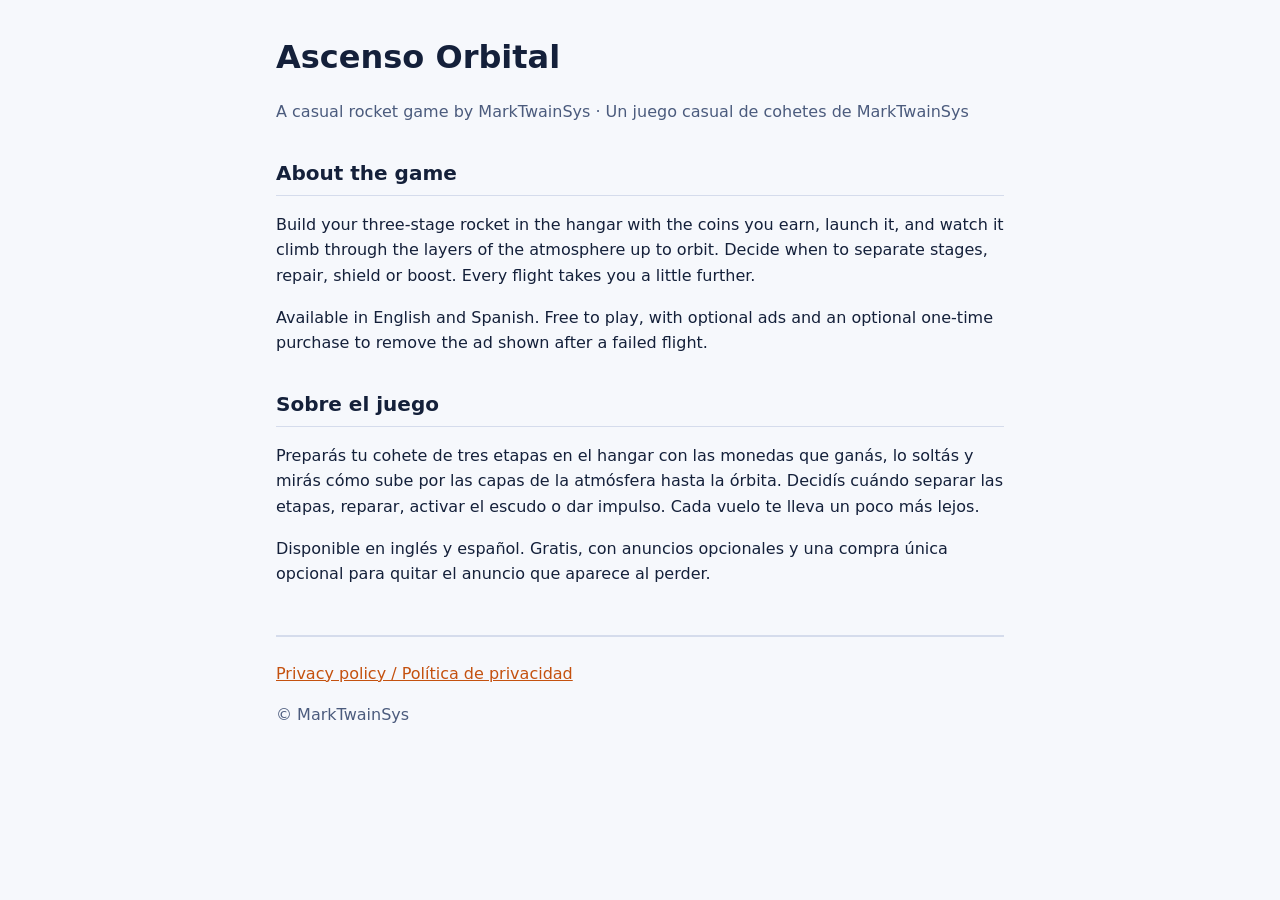
<file: index.html>
<!doctype html>
<html lang="en">
<head>
<meta charset="utf-8">
<meta name="viewport" content="width=device-width,initial-scale=1">
<title>Ascenso Orbital</title>
<link rel="stylesheet" href="estilo.css">
</head>
<body>
<main>
<h1>Ascenso Orbital</h1>
<p class="suave">A casual rocket game by MarkTwainSys · Un juego casual de cohetes de MarkTwainSys</p>

<h2>About the game</h2>
<p>Build your three-stage rocket in the hangar with the coins you earn, launch it, and watch it climb through the layers of the atmosphere up to orbit. Decide when to separate stages, repair, shield or boost. Every flight takes you a little further.</p>
<p>Available in English and Spanish. Free to play, with optional ads and an optional one-time purchase to remove the ad shown after a failed flight.</p>

<h2>Sobre el juego</h2>
<p>Preparás tu cohete de tres etapas en el hangar con las monedas que ganás, lo soltás y mirás cómo sube por las capas de la atmósfera hasta la órbita. Decidís cuándo separar las etapas, reparar, activar el escudo o dar impulso. Cada vuelo te lleva un poco más lejos.</p>
<p>Disponible en inglés y español. Gratis, con anuncios opcionales y una compra única opcional para quitar el anuncio que aparece al perder.</p>

<nav class="idioma">
<a href="privacy.html">Privacy policy / Política de privacidad</a>
</nav>
<p class="suave">© MarkTwainSys</p>
</main>
</body>
</html>
</file>
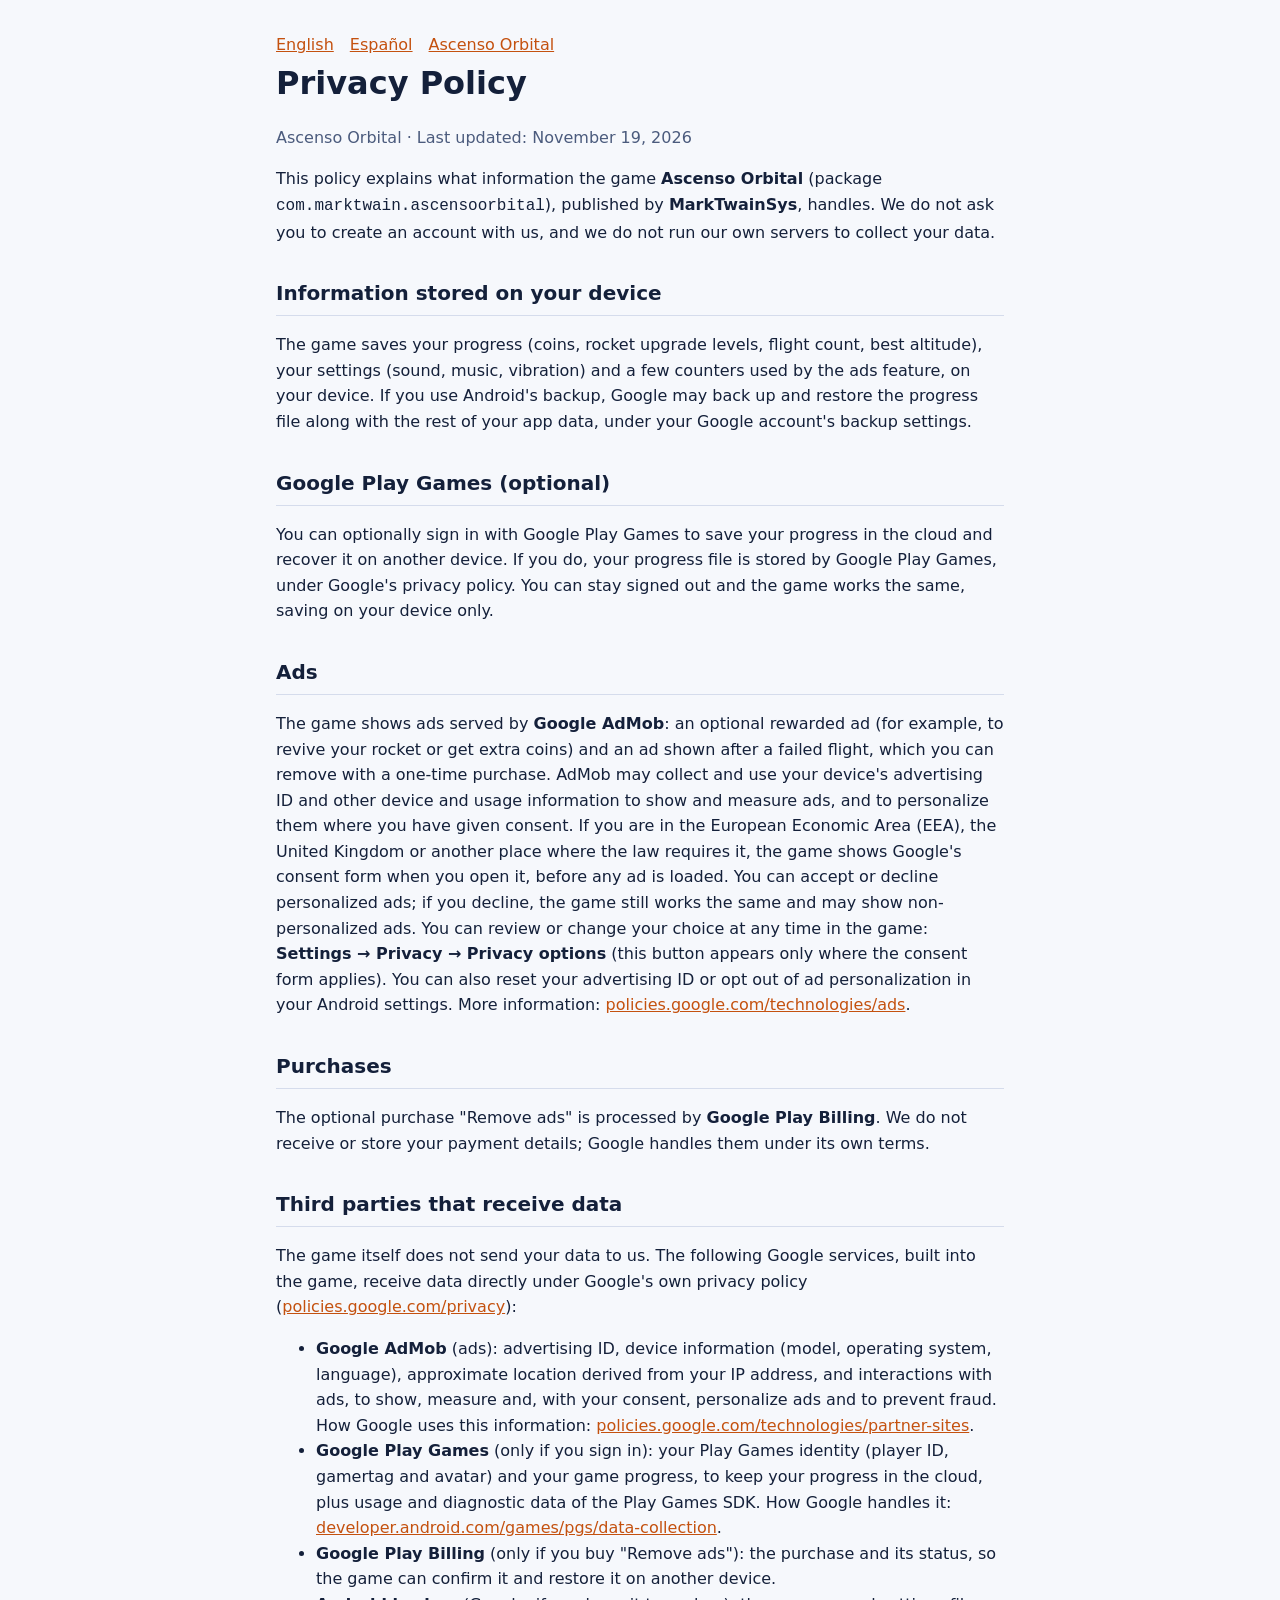
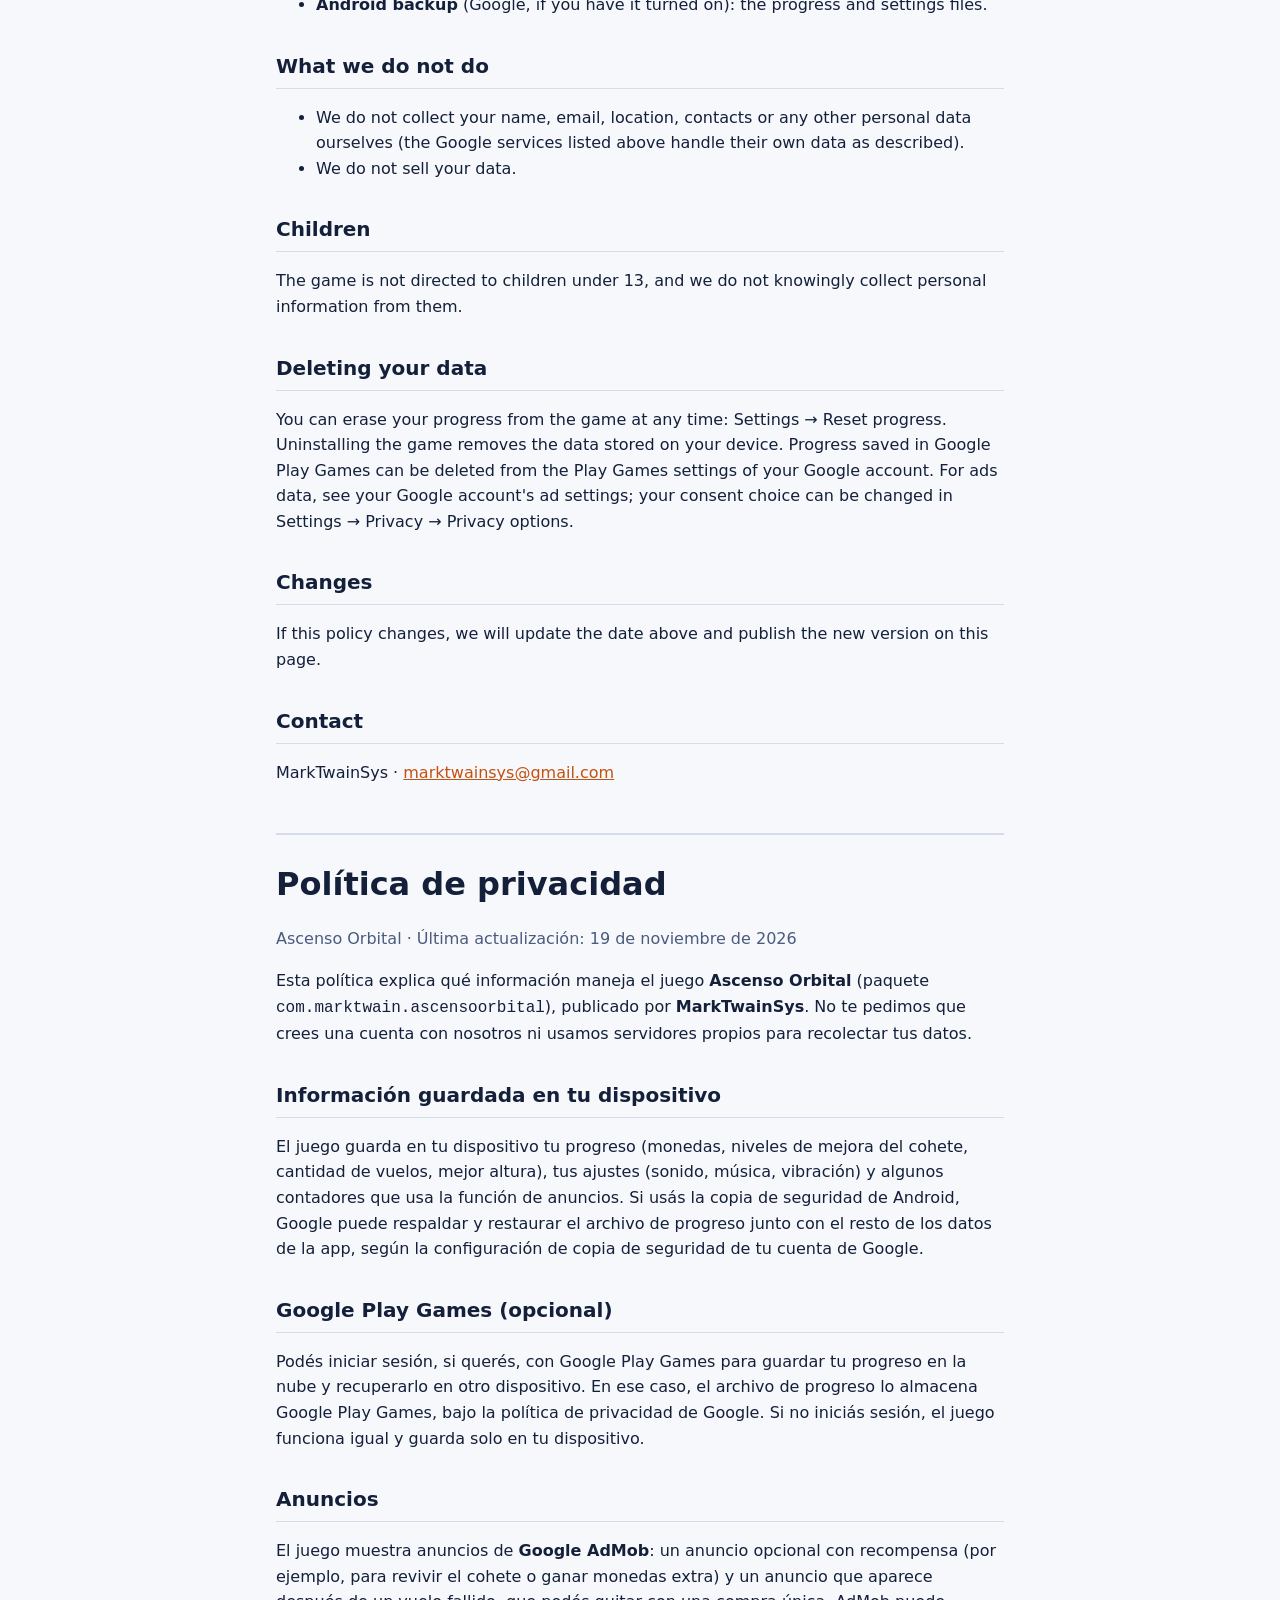
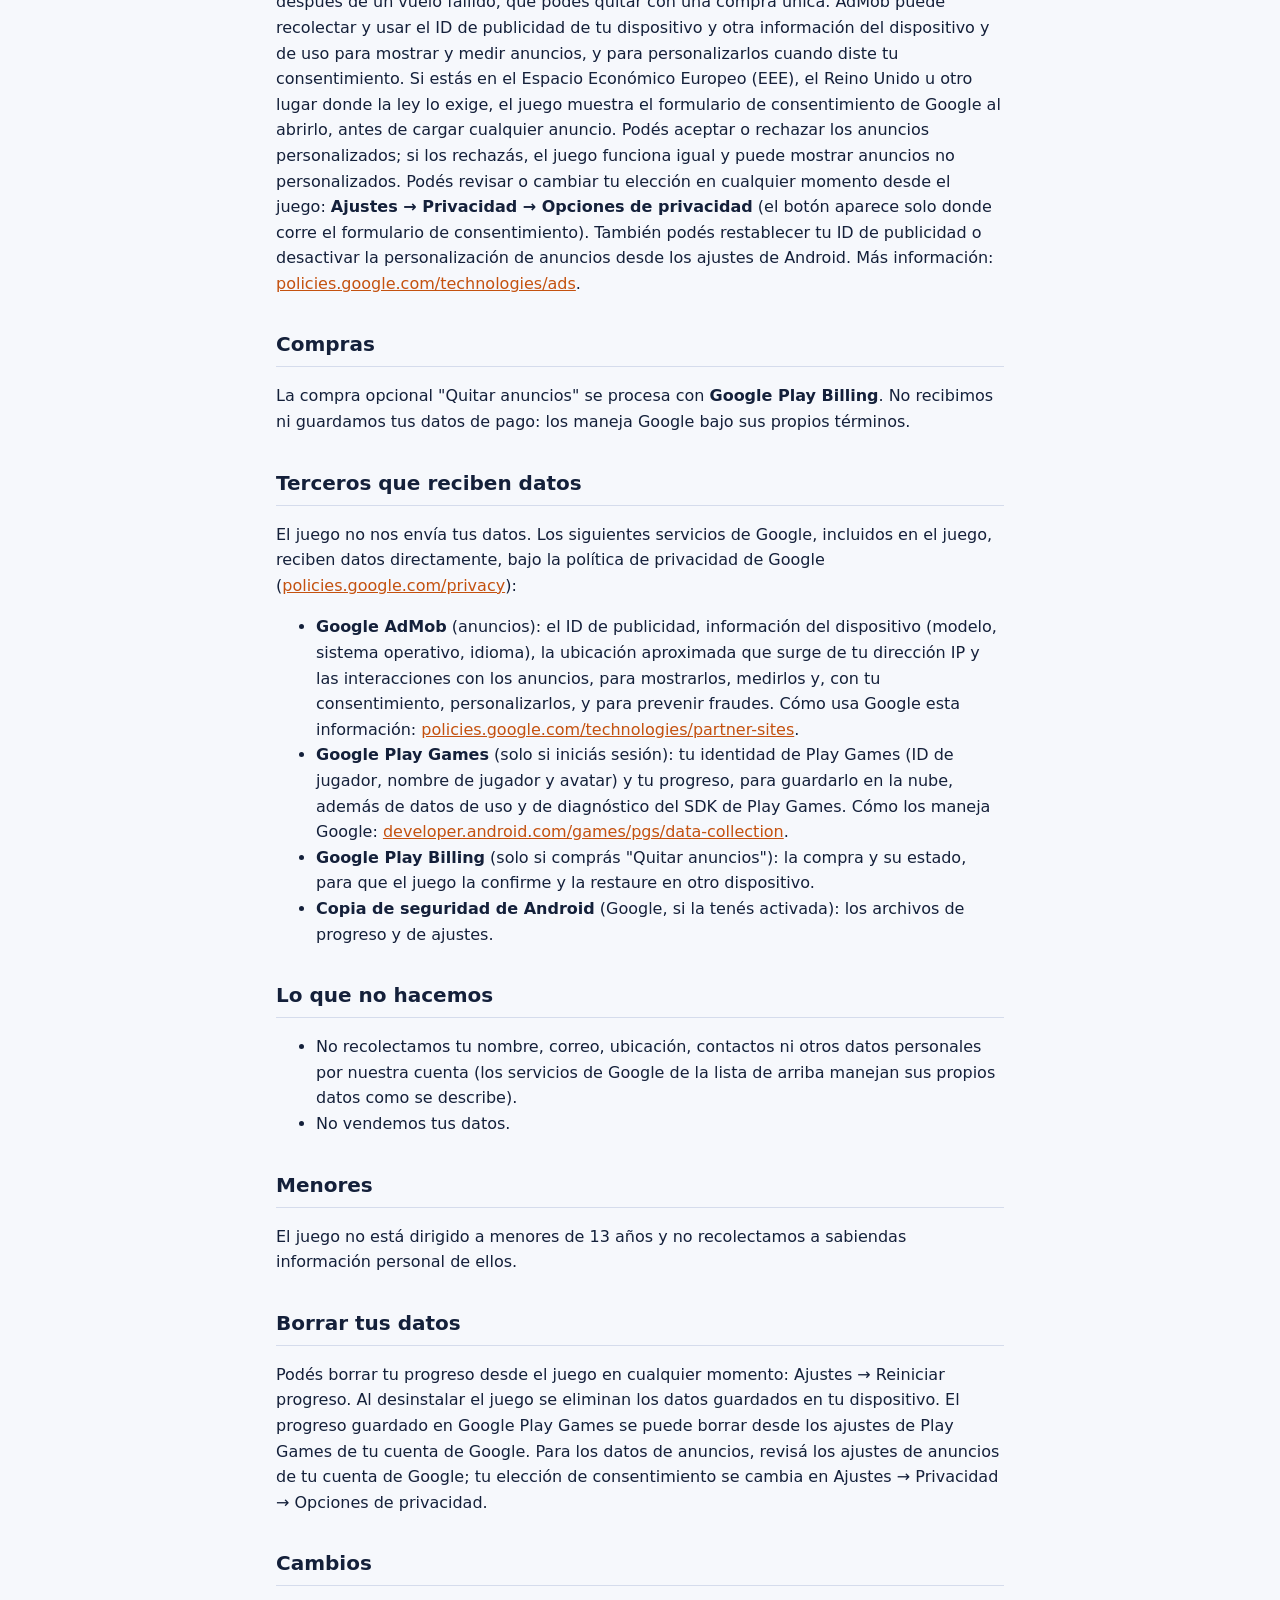
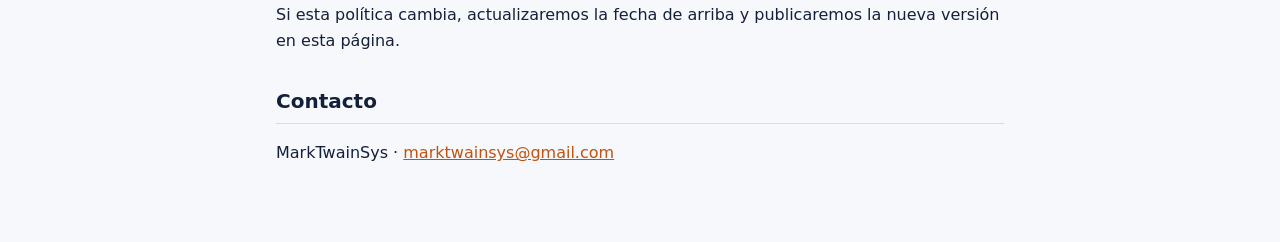
<file: privacy.html>
<!doctype html>
<html lang="en">
<head>
<meta charset="utf-8">
<meta name="viewport" content="width=device-width,initial-scale=1">
<title>Privacy Policy · Ascenso Orbital</title>
<link rel="stylesheet" href="estilo.css">
</head>
<body>
<main>
<nav><a href="#en">English</a><a href="#es">Español</a><a href="index.html">Ascenso Orbital</a></nav>

<section id="en">
<h1>Privacy Policy</h1>
<p class="suave">Ascenso Orbital · Last updated: November 19, 2026</p>

<p>This policy explains what information the game <strong>Ascenso Orbital</strong> (package <code>com.marktwain.ascensoorbital</code>), published by <strong>MarkTwainSys</strong>, handles. We do not ask you to create an account with us, and we do not run our own servers to collect your data.</p>

<h2>Information stored on your device</h2>
<p>The game saves your progress (coins, rocket upgrade levels, flight count, best altitude), your settings (sound, music, vibration) and a few counters used by the ads feature, on your device. If you use Android's backup, Google may back up and restore the progress file along with the rest of your app data, under your Google account's backup settings.</p>

<h2>Google Play Games (optional)</h2>
<p>You can optionally sign in with Google Play Games to save your progress in the cloud and recover it on another device. If you do, your progress file is stored by Google Play Games, under Google's privacy policy. You can stay signed out and the game works the same, saving on your device only.</p>

<h2>Ads</h2>
<p>The game shows ads served by <strong>Google AdMob</strong>: an optional rewarded ad (for example, to revive your rocket or get extra coins) and an ad shown after a failed flight, which you can remove with a one-time purchase. AdMob may collect and use your device's advertising ID and other device and usage information to show and measure ads, and to personalize them where you have given consent. If you are in the European Economic Area (EEA), the United Kingdom or another place where the law requires it, the game shows Google's consent form when you open it, before any ad is loaded. You can accept or decline personalized ads; if you decline, the game still works the same and may show non-personalized ads. You can review or change your choice at any time in the game: <strong>Settings → Privacy → Privacy options</strong> (this button appears only where the consent form applies). You can also reset your advertising ID or opt out of ad personalization in your Android settings. More information: <a href="https://policies.google.com/technologies/ads">policies.google.com/technologies/ads</a>.</p>

<h2>Purchases</h2>
<p>The optional purchase "Remove ads" is processed by <strong>Google Play Billing</strong>. We do not receive or store your payment details; Google handles them under its own terms.</p>

<h2>Third parties that receive data</h2>
<p>The game itself does not send your data to us. The following Google services, built into the game, receive data directly under Google's own privacy policy (<a href="https://policies.google.com/privacy">policies.google.com/privacy</a>):</p>
<ul>
<li><strong>Google AdMob</strong> (ads): advertising ID, device information (model, operating system, language), approximate location derived from your IP address, and interactions with ads, to show, measure and, with your consent, personalize ads and to prevent fraud. How Google uses this information: <a href="https://policies.google.com/technologies/partner-sites">policies.google.com/technologies/partner-sites</a>.</li>
<li><strong>Google Play Games</strong> (only if you sign in): your Play Games identity (player ID, gamertag and avatar) and your game progress, to keep your progress in the cloud, plus usage and diagnostic data of the Play Games SDK. How Google handles it: <a href="https://developer.android.com/games/pgs/data-collection">developer.android.com/games/pgs/data-collection</a>.</li>
<li><strong>Google Play Billing</strong> (only if you buy "Remove ads"): the purchase and its status, so the game can confirm it and restore it on another device.</li>
<li><strong>Android backup</strong> (Google, if you have it turned on): the progress and settings files.</li>
</ul>

<h2>What we do not do</h2>
<ul>
<li>We do not collect your name, email, location, contacts or any other personal data ourselves (the Google services listed above handle their own data as described).</li>
<li>We do not sell your data.</li>
</ul>

<h2>Children</h2>
<p>The game is not directed to children under 13, and we do not knowingly collect personal information from them.</p>

<h2>Deleting your data</h2>
<p>You can erase your progress from the game at any time: Settings → Reset progress. Uninstalling the game removes the data stored on your device. Progress saved in Google Play Games can be deleted from the Play Games settings of your Google account. For ads data, see your Google account's ad settings; your consent choice can be changed in Settings → Privacy → Privacy options.</p>

<h2>Changes</h2>
<p>If this policy changes, we will update the date above and publish the new version on this page.</p>

<h2>Contact</h2>
<p>MarkTwainSys · <a href="mailto:marktwainsys@gmail.com">marktwainsys@gmail.com</a></p>
</section>

<section id="es" class="idioma">
<h1>Política de privacidad</h1>
<p class="suave">Ascenso Orbital · Última actualización: 19 de noviembre de 2026</p>

<p>Esta política explica qué información maneja el juego <strong>Ascenso Orbital</strong> (paquete <code>com.marktwain.ascensoorbital</code>), publicado por <strong>MarkTwainSys</strong>. No te pedimos que crees una cuenta con nosotros ni usamos servidores propios para recolectar tus datos.</p>

<h2>Información guardada en tu dispositivo</h2>
<p>El juego guarda en tu dispositivo tu progreso (monedas, niveles de mejora del cohete, cantidad de vuelos, mejor altura), tus ajustes (sonido, música, vibración) y algunos contadores que usa la función de anuncios. Si usás la copia de seguridad de Android, Google puede respaldar y restaurar el archivo de progreso junto con el resto de los datos de la app, según la configuración de copia de seguridad de tu cuenta de Google.</p>

<h2>Google Play Games (opcional)</h2>
<p>Podés iniciar sesión, si querés, con Google Play Games para guardar tu progreso en la nube y recuperarlo en otro dispositivo. En ese caso, el archivo de progreso lo almacena Google Play Games, bajo la política de privacidad de Google. Si no iniciás sesión, el juego funciona igual y guarda solo en tu dispositivo.</p>

<h2>Anuncios</h2>
<p>El juego muestra anuncios de <strong>Google AdMob</strong>: un anuncio opcional con recompensa (por ejemplo, para revivir el cohete o ganar monedas extra) y un anuncio que aparece después de un vuelo fallido, que podés quitar con una compra única. AdMob puede recolectar y usar el ID de publicidad de tu dispositivo y otra información del dispositivo y de uso para mostrar y medir anuncios, y para personalizarlos cuando diste tu consentimiento. Si estás en el Espacio Económico Europeo (EEE), el Reino Unido u otro lugar donde la ley lo exige, el juego muestra el formulario de consentimiento de Google al abrirlo, antes de cargar cualquier anuncio. Podés aceptar o rechazar los anuncios personalizados; si los rechazás, el juego funciona igual y puede mostrar anuncios no personalizados. Podés revisar o cambiar tu elección en cualquier momento desde el juego: <strong>Ajustes → Privacidad → Opciones de privacidad</strong> (el botón aparece solo donde corre el formulario de consentimiento). También podés restablecer tu ID de publicidad o desactivar la personalización de anuncios desde los ajustes de Android. Más información: <a href="https://policies.google.com/technologies/ads">policies.google.com/technologies/ads</a>.</p>

<h2>Compras</h2>
<p>La compra opcional "Quitar anuncios" se procesa con <strong>Google Play Billing</strong>. No recibimos ni guardamos tus datos de pago: los maneja Google bajo sus propios términos.</p>

<h2>Terceros que reciben datos</h2>
<p>El juego no nos envía tus datos. Los siguientes servicios de Google, incluidos en el juego, reciben datos directamente, bajo la política de privacidad de Google (<a href="https://policies.google.com/privacy">policies.google.com/privacy</a>):</p>
<ul>
<li><strong>Google AdMob</strong> (anuncios): el ID de publicidad, información del dispositivo (modelo, sistema operativo, idioma), la ubicación aproximada que surge de tu dirección IP y las interacciones con los anuncios, para mostrarlos, medirlos y, con tu consentimiento, personalizarlos, y para prevenir fraudes. Cómo usa Google esta información: <a href="https://policies.google.com/technologies/partner-sites">policies.google.com/technologies/partner-sites</a>.</li>
<li><strong>Google Play Games</strong> (solo si iniciás sesión): tu identidad de Play Games (ID de jugador, nombre de jugador y avatar) y tu progreso, para guardarlo en la nube, además de datos de uso y de diagnóstico del SDK de Play Games. Cómo los maneja Google: <a href="https://developer.android.com/games/pgs/data-collection">developer.android.com/games/pgs/data-collection</a>.</li>
<li><strong>Google Play Billing</strong> (solo si comprás "Quitar anuncios"): la compra y su estado, para que el juego la confirme y la restaure en otro dispositivo.</li>
<li><strong>Copia de seguridad de Android</strong> (Google, si la tenés activada): los archivos de progreso y de ajustes.</li>
</ul>

<h2>Lo que no hacemos</h2>
<ul>
<li>No recolectamos tu nombre, correo, ubicación, contactos ni otros datos personales por nuestra cuenta (los servicios de Google de la lista de arriba manejan sus propios datos como se describe).</li>
<li>No vendemos tus datos.</li>
</ul>

<h2>Menores</h2>
<p>El juego no está dirigido a menores de 13 años y no recolectamos a sabiendas información personal de ellos.</p>

<h2>Borrar tus datos</h2>
<p>Podés borrar tu progreso desde el juego en cualquier momento: Ajustes → Reiniciar progreso. Al desinstalar el juego se eliminan los datos guardados en tu dispositivo. El progreso guardado en Google Play Games se puede borrar desde los ajustes de Play Games de tu cuenta de Google. Para los datos de anuncios, revisá los ajustes de anuncios de tu cuenta de Google; tu elección de consentimiento se cambia en Ajustes → Privacidad → Opciones de privacidad.</p>

<h2>Cambios</h2>
<p>Si esta política cambia, actualizaremos la fecha de arriba y publicaremos la nueva versión en esta página.</p>

<h2>Contacto</h2>
<p>MarkTwainSys · <a href="mailto:marktwainsys@gmail.com">marktwainsys@gmail.com</a></p>
</section>
</main>
</body>
</html>
</file>
<file: estilo.css>
:root{--fondo:#0a1a38;--texto:#e8eefc;--suave:#a9b8d8;--acento:#ff7a33;--linea:#22345e}
@media (prefers-color-scheme:light){:root{--fondo:#f6f8fc;--texto:#14203a;--suave:#4b5b7d;--acento:#c4510f;--linea:#d5dcec}}
*{box-sizing:border-box}
body{margin:0;background:var(--fondo);color:var(--texto);font:16px/1.6 system-ui,-apple-system,"Segoe UI",Roboto,sans-serif}
main{max-width:760px;margin:0 auto;padding:32px 16px 64px}
h1{font-size:2rem;margin:0 0 8px}
h2{font-size:1.25rem;margin:32px 0 8px;border-bottom:1px solid var(--linea);padding-bottom:6px}
p,li{color:var(--texto)}
.suave{color:var(--suave)}
a{color:var(--acento)}
nav a{margin-right:16px}
.idioma{margin-top:48px;padding-top:24px;border-top:2px solid var(--linea)}
</file>
